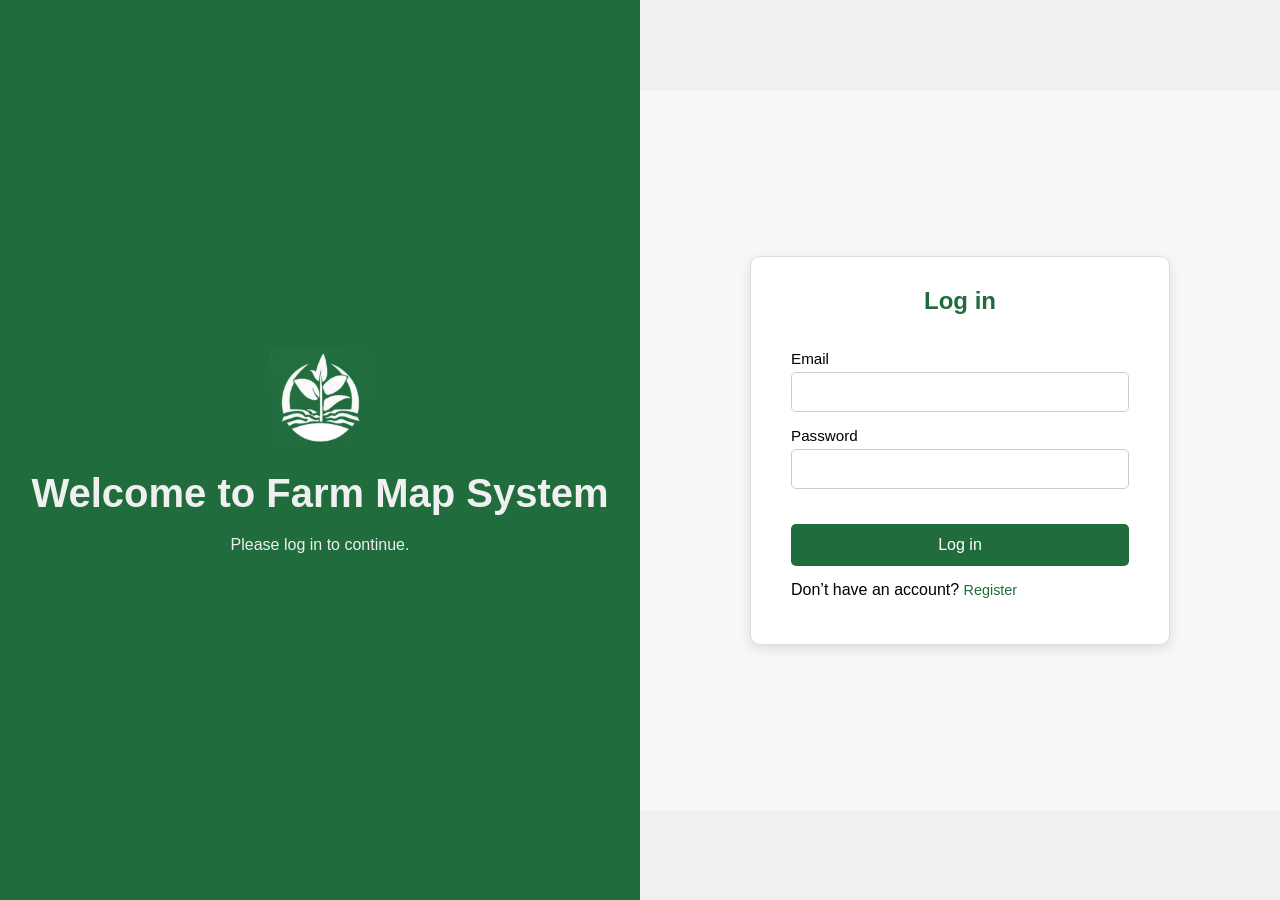
<file: log.html>
<!doctype html>
<html lang="en">
<head>
  <meta charset="UTF-8" />
  <meta name="viewport" content="width=device-width, initial-scale=1.0" />
  <title>Irrigation Log — iTarla</title>
  <link rel="preconnect" href="https://fonts.googleapis.com" />
  <link href="https://fonts.googleapis.com/css2?family=Inter:wght@300;400;500;600;700&family=JetBrains+Mono:wght@400;500&display=swap" rel="stylesheet" />
  <style>
    :root {
      --green-dark: #0d3320;
      --green-mid:  #216c3c;
      --green-light:#4caf74;
      --green-pale: #d1fae5;
      --bg:         #f6f8f6;
      --surface:    #ffffff;
      --border:     #e2e8e2;
      --text:       #0d1a0f;
      --muted:      #8fa893;
      --sub:        #4b6b52;
      --red:        #dc2626;
      --red-pale:   #fef2f2;
      --amber:      #d97706;
      --amber-pale: #fef3c7;
      --blue:       #1d4ed8;
      --blue-pale:  #eff6ff;
      --mono: 'JetBrains Mono', monospace;
    }
    * { box-sizing: border-box; margin: 0; padding: 0; }
    body { font-family: 'Inter', sans-serif; background: var(--bg); color: var(--text); min-height: 100vh; }

    /* ── Header ── */
    .header {
      background: var(--green-dark);
      padding: 0 28px;
      height: 58px;
      display: flex;
      align-items: center;
      justify-content: space-between;
      position: sticky;
      top: 0;
      z-index: 100;
    }
    .header-left { display: flex; align-items: center; gap: 14px; }
    .logo { font-size: 17px; font-weight: 700; color: #fff; letter-spacing: -0.3px; }
    .logo span { color: var(--green-light); }
    .hdiv { width: 1px; height: 18px; background: rgba(255,255,255,0.15); }
    .htitle { font-size: 13px; color: rgba(255,255,255,0.55); }
    .header-right { display: flex; align-items: center; gap: 10px; }

    .hbtn {
      display: flex; align-items: center; gap: 6px;
      padding: 6px 13px;
      border-radius: 8px;
      font-size: 13px; font-weight: 500; cursor: pointer;
      font-family: 'Inter', sans-serif;
      transition: background 0.15s;
      text-decoration: none;
    }
    .hbtn-ghost {
      background: rgba(255,255,255,0.08);
      border: 1px solid rgba(255,255,255,0.12);
      color: rgba(255,255,255,0.8);
    }
    .hbtn-ghost:hover { background: rgba(255,255,255,0.14); }
    .hbtn-green { background: var(--green-mid); border: none; color: #fff; }
    .hbtn-green:hover { background: #1a5830; }
    .hbtn-red { background: #7f1d1d; border: none; color: #fca5a5; }
    .hbtn-red:hover { background: #991b1b; }
    .hbtn-green.spinning svg { animation: spin 1s linear infinite; }
    @keyframes spin { to { transform: rotate(360deg); } }

    /* ── Main ── */
    .main { max-width: 1120px; margin: 0 auto; padding: 28px 22px; }

    /* ── Stats ── */
    .stats-row {
      display: grid;
      grid-template-columns: repeat(4, 1fr);
      gap: 12px;
      margin-bottom: 24px;
    }
    .stat-card {
      background: var(--surface);
      border: 1px solid var(--border);
      border-radius: 12px;
      padding: 16px 18px;
    }
    .stat-label {
      font-size: 11px; font-weight: 600; text-transform: uppercase;
      letter-spacing: 0.6px; color: var(--muted); margin-bottom: 8px;
    }
    .stat-value {
      font-size: 26px; font-weight: 700; line-height: 1;
      font-family: var(--mono); color: var(--text);
    }
    .stat-value.green { color: var(--green-mid); }
    .stat-value.red   { color: var(--red); }
    .stat-value.small { font-size: 15px; padding-top: 5px; }

    /* ── Toolbar ── */
    .toolbar {
      display: flex; align-items: center; gap: 8px;
      margin-bottom: 14px; flex-wrap: wrap;
    }
    .filter-btn {
      padding: 6px 14px; border-radius: 20px;
      border: 1px solid var(--border);
      background: var(--surface);
      font-size: 13px; font-weight: 500; color: var(--sub);
      cursor: pointer; transition: all 0.15s;
      font-family: 'Inter', sans-serif;
    }
    .filter-btn:hover { border-color: var(--green-mid); color: var(--green-mid); }
    .filter-btn.active { background: var(--green-mid); color: #fff; border-color: var(--green-mid); }
    .spacer { flex: 1; }
    .search-input {
      padding: 7px 12px;
      border: 1px solid var(--border); border-radius: 8px;
      font-size: 13px; font-family: 'Inter', sans-serif;
      outline: none; width: 190px; color: var(--text); background: var(--surface);
    }
    .search-input:focus { border-color: var(--green-mid); }

    /* ── Table ── */
    .table-wrap {
      background: var(--surface);
      border: 1px solid var(--border);
      border-radius: 14px;
      overflow: hidden;
    }
    table { width: 100%; border-collapse: collapse; }
    thead { background: #f8faf8; border-bottom: 1px solid var(--border); }
    th {
      padding: 11px 14px;
      text-align: left; font-size: 11px; font-weight: 600;
      text-transform: uppercase; letter-spacing: 0.5px; color: var(--muted);
    }
    td {
      padding: 12px 14px; font-size: 13px;
      color: var(--text); border-bottom: 1px solid #f0f4f0;
      vertical-align: middle;
    }
    tr:last-child td { border-bottom: none; }
    tr:hover td { background: #f8faf8; }

    .device-code {
      font-family: var(--mono); font-size: 12px; font-weight: 500;
      color: var(--green-dark); background: var(--green-pale);
      padding: 3px 8px; border-radius: 5px; display: inline-block;
    }

    /* Event badges */
    .badge {
      display: inline-flex; align-items: center; gap: 5px;
      padding: 3px 9px; border-radius: 20px;
      font-size: 11px; font-weight: 600; white-space: nowrap;
    }
    .badge .dot { width: 6px; height: 6px; border-radius: 50%; flex-shrink: 0; }

    .badge-started        { background: #fef9c3; color: #713f12; }
    .badge-started .dot   { background: #ca8a04; }
    .badge-completed      { background: var(--green-pale); color: #065f46; }
    .badge-completed .dot { background: var(--green-light); }
    .badge-auto_started        { background: var(--blue-pale); color: #1e3a8a; }
    .badge-auto_started .dot   { background: var(--blue); }
    .badge-auto_stopped        { background: #f1f5f9; color: #334155; }
    .badge-auto_stopped .dot   { background: #64748b; }
    .badge-auto_timeout        { background: #fff7ed; color: #7c2d12; }
    .badge-auto_timeout .dot   { background: #ea580c; }
    .badge-safety_timeout      { background: var(--red-pale); color: #7f1d1d; }
    .badge-safety_timeout .dot { background: var(--red); }
    .badge-skipped_stale_sensor      { background: #faf5ff; color: #4c1d95; }
    .badge-skipped_stale_sensor .dot { background: #7c3aed; }
    .badge-default      { background: #f1f5f9; color: #334155; }
    .badge-default .dot { background: #94a3b8; }

    .ok-badge   { color: var(--green-mid); font-size: 12px; font-weight: 600; }
    .fail-badge { color: var(--red);       font-size: 12px; font-weight: 600; }

    .ts { font-family: var(--mono); font-size: 12px; color: var(--sub); white-space: nowrap; }
    .ts .date { color: var(--muted); margin-right: 5px; }

    .reason-text {
      font-size: 12px; color: var(--sub);
      max-width: 220px; overflow: hidden;
      text-overflow: ellipsis; white-space: nowrap;
    }
    .reason-text.err {
      color: var(--red); background: var(--red-pale);
      padding: 2px 7px; border-radius: 4px;
      font-family: var(--mono);
    }

    .del-btn {
      background: none; border: none; cursor: pointer;
      color: #cbd5e1; font-size: 15px; padding: 4px 6px;
      border-radius: 5px; transition: color 0.15s, background 0.15s;
      line-height: 1;
    }
    .del-btn:hover { color: var(--red); background: var(--red-pale); }

    /* State rows */
    .state-row td { text-align: center; padding: 56px 0; color: var(--muted); }
    .state-icon  { font-size: 30px; margin-bottom: 10px; display: block; }
    .state-msg   { font-size: 14px; font-weight: 500; }
    .state-sub   { font-size: 13px; margin-top: 4px; }

    /* Pagination */
    .pagination {
      display: flex; align-items: center; justify-content: space-between;
      padding: 13px 16px; border-top: 1px solid var(--border);
      font-size: 13px; color: var(--muted);
    }
    .page-btns { display: flex; gap: 6px; }
    .page-btn {
      padding: 5px 12px; border: 1px solid var(--border);
      border-radius: 6px; background: var(--surface);
      font-size: 13px; cursor: pointer;
      font-family: 'Inter', sans-serif; color: var(--sub);
      transition: all 0.15s;
    }
    .page-btn:hover:not(:disabled) { border-color: var(--green-mid); color: var(--green-mid); }
    .page-btn:disabled { opacity: 0.38; cursor: not-allowed; }

    /* Confirm overlay */
    .overlay {
      position: fixed; inset: 0;
      background: rgba(0,0,0,0.45);
      display: flex; align-items: center; justify-content: center;
      z-index: 9999;
    }
    .overlay.hidden { display: none; }
    .confirm-box {
      background: #fff; border-radius: 14px;
      padding: 28px 28px 22px;
      width: 340px; box-shadow: 0 20px 60px rgba(0,0,0,0.25);
      text-align: center;
    }
    .confirm-box h3 { font-size: 16px; margin-bottom: 8px; }
    .confirm-box p  { font-size: 13px; color: var(--sub); margin-bottom: 22px; line-height: 1.5; }
    .confirm-actions { display: flex; gap: 10px; justify-content: center; }
    .cbtn {
      padding: 8px 22px; border-radius: 8px; font-size: 13px;
      font-weight: 600; cursor: pointer; border: none;
      font-family: 'Inter', sans-serif; transition: opacity 0.15s;
    }
    .cbtn:hover { opacity: 0.85; }
    .cbtn-cancel { background: #f1f5f9; color: #334155; }
    .cbtn-danger { background: var(--red); color: #fff; }

    @media (max-width: 768px) {
      .stats-row { grid-template-columns: repeat(2,1fr); }
      .main { padding: 18px 14px; }
      th:nth-child(5), td:nth-child(5) { display: none; }
    }
  </style>
</head>
<body>

<!-- Confirm dialog -->
<div class="overlay hidden" id="confirmOverlay">
  <div class="confirm-box">
    <h3 id="confirmTitle">Are you sure?</h3>
    <p id="confirmMsg">This action cannot be undone.</p>
    <div class="confirm-actions">
      <button class="cbtn cbtn-cancel" onclick="closeConfirm()">Cancel</button>
      <button class="cbtn cbtn-danger" id="confirmOk">Yes, delete</button>
    </div>
  </div>
</div>

<header class="header">
  <div class="header-left">
    <div class="logo">i<span>Tarla</span></div>
    <div class="hdiv"></div>
    <div class="htitle">Irrigation Log</div>
  </div>
  <div class="header-right">
    <button class="hbtn hbtn-red" onclick="confirmClearAll()">
      <svg width="13" height="13" fill="none" stroke="currentColor" stroke-width="2" viewBox="0 0 24 24"><polyline points="3 6 5 6 21 6"/><path d="M19 6l-1 14H6L5 6"/><path d="M10 11v6M14 11v6"/><path d="M9 6V4h6v2"/></svg>
      Clear All
    </button>
    <button class="hbtn hbtn-green" onclick="loadLogs()" id="refreshBtn">
      <svg width="13" height="13" fill="none" stroke="currentColor" stroke-width="2" viewBox="0 0 24 24"><path d="M23 4v6h-6M1 20v-6h6"/><path d="M3.51 9a9 9 0 0114.85-3.36L23 10M1 14l4.64 4.36A9 9 0 0020.49 15"/></svg>
      Refresh
    </button>
    <a href="dashboard.html" class="hbtn hbtn-ghost">
      <svg width="13" height="13" fill="none" stroke="currentColor" stroke-width="2" viewBox="0 0 24 24"><rect x="3" y="3" width="7" height="7" rx="1"/><rect x="14" y="3" width="7" height="7" rx="1"/><rect x="3" y="14" width="7" height="7" rx="1"/><rect x="14" y="14" width="7" height="7" rx="1"/></svg>
      Dashboard
    </a>
    <a href="index.html" class="hbtn hbtn-ghost">
      <svg width="13" height="13" fill="none" stroke="currentColor" stroke-width="2" viewBox="0 0 24 24"><path d="M3 9l9-7 9 7v11a2 2 0 01-2 2H5a2 2 0 01-2-2z"/><polyline points="9 22 9 12 15 12 15 22"/></svg>
      Map
    </a>
    <button class="hbtn hbtn-red" onclick="localStorage.removeItem('token'); window.location.href='login.html'">
      Logout
    </button>
  </div>
</header>

<main class="main">

  <div class="stats-row">
    <div class="stat-card">
      <div class="stat-label">Total Events</div>
      <div class="stat-value" id="statTotal">—</div>
    </div>
    <div class="stat-card">
      <div class="stat-label">Completed</div>
      <div class="stat-value green" id="statCompleted">—</div>
    </div>
    <div class="stat-card">
      <div class="stat-label">Failed / Skipped</div>
      <div class="stat-value red" id="statFailed">—</div>
    </div>
    <div class="stat-card">
      <div class="stat-label">Last Event</div>
      <div class="stat-value small" id="statLast">—</div>
    </div>
  </div>

  <div class="toolbar">
    <button class="filter-btn active" onclick="setFilter('all',this)">All</button>
    <button class="filter-btn" onclick="setFilter('started',this)">Started</button>
    <button class="filter-btn" onclick="setFilter('completed',this)">Completed</button>
    <button class="filter-btn" onclick="setFilter('auto_started',this)">Auto</button>
    <button class="filter-btn" onclick="setFilter('safety_timeout',this)">Safety</button>
    <button class="filter-btn" onclick="setFilter('failed',this)">Failed</button>
    <div class="spacer"></div>
    <input class="search-input" type="text" placeholder="Search device…" id="searchInput" oninput="applyFilter()" />
  </div>

  <div class="table-wrap">
    <table>
      <thead>
        <tr>
          <th>Device</th>
          <th>Event</th>
          <th>Status</th>
          <th>Time (Baku)</th>
          <th>Reason / Error</th>
          <th></th>
        </tr>
      </thead>
      <tbody id="logBody">
        <tr class="state-row">
          <td colspan="6">
            <span class="state-icon">⏳</span>
            <div class="state-msg">Loading logs…</div>
          </td>
        </tr>
      </tbody>
    </table>
    <div class="pagination">
      <span id="pageInfo">—</span>
      <div class="page-btns">
        <button class="page-btn" id="prevBtn" onclick="changePage(-1)" disabled>← Prev</button>
        <button class="page-btn" id="nextBtn" onclick="changePage(1)" disabled>Next →</button>
      </div>
    </div>
  </div>

</main>

<script>
  const API = 'http://localhost:5212';
  const PAGE = 50;

  let allLogs      = [];
  let filtered     = [];
  let currentFilter = 'all';
  let currentPage   = 0;
  let totalOnServer = 0;

  // ── Auth ──────────────────────────────────────────────────────────────────
  if (!localStorage.getItem('token')) location.href = 'login.html';

  function headers() {
    return {
      'Content-Type': 'application/json',
      Authorization: `Bearer ${localStorage.getItem('token')}`,
    };
  }

  // ── Load ──────────────────────────────────────────────────────────────────
  async function loadLogs() {
    const btn = document.getElementById('refreshBtn');
    btn.classList.add('spinning');

    try {
      const res = await fetch(`${API}/api/log?skip=0&limit=500`, { headers: headers() });
      if (!res.ok) throw new Error(`${res.status}`);
      const data = await res.json();
      allLogs      = data.logs ?? data;   // backwards compat
      totalOnServer = data.total ?? allLogs.length;
      updateStats();
      applyFilter();
    } catch (err) {
      document.getElementById('logBody').innerHTML = `
        <tr class="state-row"><td colspan="6">
          <span class="state-icon">❌</span>
          <div class="state-msg">Failed to load</div>
          <div class="state-sub">${err.message}</div>
        </td></tr>`;
    } finally {
      btn.classList.remove('spinning');
    }
  }

  // ── Stats ─────────────────────────────────────────────────────────────────
  function updateStats() {
    document.getElementById('statTotal').textContent     = totalOnServer;
    document.getElementById('statCompleted').textContent = allLogs.filter(l => l.event === 'completed' && l.success).length;
    document.getElementById('statFailed').textContent    = allLogs.filter(l => !l.success || l.event === 'skipped_stale_sensor').length;
    document.getElementById('statLast').textContent      = allLogs.length ? timeAgo(new Date(allLogs[0].timestamp)) : '—';
  }

  // ── Filter ────────────────────────────────────────────────────────────────
  function setFilter(f, btn) {
    currentFilter = f;
    currentPage   = 0;
    document.querySelectorAll('.filter-btn').forEach(b => b.classList.remove('active'));
    btn.classList.add('active');
    applyFilter();
  }

  function applyFilter() {
    const q = document.getElementById('searchInput').value.toLowerCase();
    filtered = allLogs.filter(log => {
      const matchF =
        currentFilter === 'all'    ? true :
        currentFilter === 'failed' ? (!log.success) :
        log.event === currentFilter;
      const matchQ = !q || (log.deviceCode ?? '').toLowerCase().includes(q);
      return matchF && matchQ;
    });
    currentPage = 0;
    renderTable();
  }

  // ── Render ────────────────────────────────────────────────────────────────
  function renderTable() {
    const start = currentPage * PAGE;
    const page  = filtered.slice(start, start + PAGE);
    const total = filtered.length;
    const pages = Math.ceil(total / PAGE);

    document.getElementById('pageInfo').textContent =
      total === 0 ? 'No results' : `${start + 1}–${Math.min(start + PAGE, total)} of ${total}`;
    document.getElementById('prevBtn').disabled = currentPage === 0;
    document.getElementById('nextBtn').disabled = currentPage >= pages - 1;

    if (page.length === 0) {
      document.getElementById('logBody').innerHTML = `
        <tr class="state-row"><td colspan="6">
          <span class="state-icon">🌿</span>
          <div class="state-msg">No logs found</div>
          <div class="state-sub">Try a different filter or search</div>
        </td></tr>`;
      return;
    }

    document.getElementById('logBody').innerHTML = page.map(log => {
      const baku = toBaku(log.timestamp);
      const badgeClass = badgeFor(log.event);
      const label      = labelFor(log.event);
      const reason     = log.errorMessage
        ? `<span class="reason-text err">${esc(log.errorMessage)}</span>`
        : `<span class="reason-text" style="color:var(--muted)">—</span>`;

      return `<tr>
        <td><span class="device-code">${esc(log.deviceCode ?? '—')}</span></td>
        <td><span class="badge ${badgeClass}"><span class="dot"></span>${label}</span></td>
        <td>${log.success
          ? `<span class="ok-badge">✓ OK</span>`
          : `<span class="fail-badge">✗ Failed</span>`}</td>
        <td><span class="ts"><span class="date">${baku.date}</span>${baku.time}</span></td>
        <td>${reason}</td>
        <td><button class="del-btn" onclick="confirmDelete('${log.id}')" title="Delete this entry">✕</button></td>
      </tr>`;
    }).join('');
  }

  function changePage(dir) {
    currentPage += dir;
    renderTable();
    window.scrollTo({ top: 0, behavior: 'smooth' });
  }

  // ── Delete single ─────────────────────────────────────────────────────────
  function confirmDelete(id) {
    openConfirm(
      'Delete this log entry?',
      'This record will be permanently removed.',
      async () => {
        const r = await fetch(`${API}/api/log/${id}`, { method: 'DELETE', headers: headers() });
        if (!r.ok) { alert(`Delete failed: ${r.status}`); return; }
        allLogs = allLogs.filter(l => l.id !== id);
        totalOnServer = Math.max(0, totalOnServer - 1);
        updateStats();
        applyFilter();
      }
    );
  }

  // ── Clear all ─────────────────────────────────────────────────────────────
  function confirmClearAll() {
    openConfirm(
      'Clear ALL logs?',
      'Every log entry will be permanently deleted. This cannot be undone.',
      async () => {
        const r = await fetch(`${API}/api/log`, { method: 'DELETE', headers: headers() });
        if (!r.ok) { alert(`Clear failed: ${r.status}`); return; }
        allLogs = [];
        totalOnServer = 0;
        updateStats();
        applyFilter();
      }
    );
  }

  // ── Confirm dialog ────────────────────────────────────────────────────────
  let _confirmCb = null;
  function openConfirm(title, msg, cb) {
    document.getElementById('confirmTitle').textContent = title;
    document.getElementById('confirmMsg').textContent   = msg;
    _confirmCb = cb;
    document.getElementById('confirmOverlay').classList.remove('hidden');
  }
  function closeConfirm() {
    document.getElementById('confirmOverlay').classList.add('hidden');
    _confirmCb = null;
  }
  document.getElementById('confirmOk').onclick = async () => {
    const cb = _confirmCb;
    closeConfirm();
    if (cb) await cb();
  };
  document.getElementById('confirmOverlay').addEventListener('click', e => {
    if (e.target === document.getElementById('confirmOverlay')) closeConfirm();
  });

  // ── Helpers ───────────────────────────────────────────────────────────────
  function toBaku(ts) {
    const d = new Date(new Date(ts).getTime() + 4 * 60 * 60 * 1000);
    return {
      date: d.toISOString().slice(0, 10),
      time: d.toISOString().slice(11, 19),
    };
  }

  function timeAgo(date) {
    const s = Math.floor((Date.now() - date) / 1000);
    if (s < 60)    return `${s}s ago`;
    if (s < 3600)  return `${Math.floor(s/60)}m ago`;
    if (s < 86400) return `${Math.floor(s/3600)}h ago`;
    return `${Math.floor(s/86400)}d ago`;
  }

  function esc(s) {
    return String(s).replace(/&/g,'&amp;').replace(/</g,'&lt;').replace(/>/g,'&gt;');
  }

  function badgeFor(event) {
    const map = {
      started:              'badge-started',
      completed:            'badge-completed',
      auto_started:         'badge-auto_started',
      auto_stopped:         'badge-auto_stopped',
      auto_timeout:         'badge-auto_timeout',
      safety_timeout:       'badge-safety_timeout',
      skipped_stale_sensor: 'badge-skipped_stale_sensor',
    };
    return map[event] ?? 'badge-default';
  }

  function labelFor(event) {
    const map = {
      started:              'Started',
      completed:            'Completed',
      auto_started:         'Auto ON',
      auto_stopped:         'Auto OFF',
      auto_timeout:         'Auto Timeout',
      safety_timeout:       'Safety Stop',
      skipped_stale_sensor: 'Skipped (stale)',
    };
    return map[event] ?? event;
  }

  // ── Boot ──────────────────────────────────────────────────────────────────
  loadLogs();
  setInterval(loadLogs, 60_000); // auto-refresh every 60 s
</script>
</body>
</html>
</file>
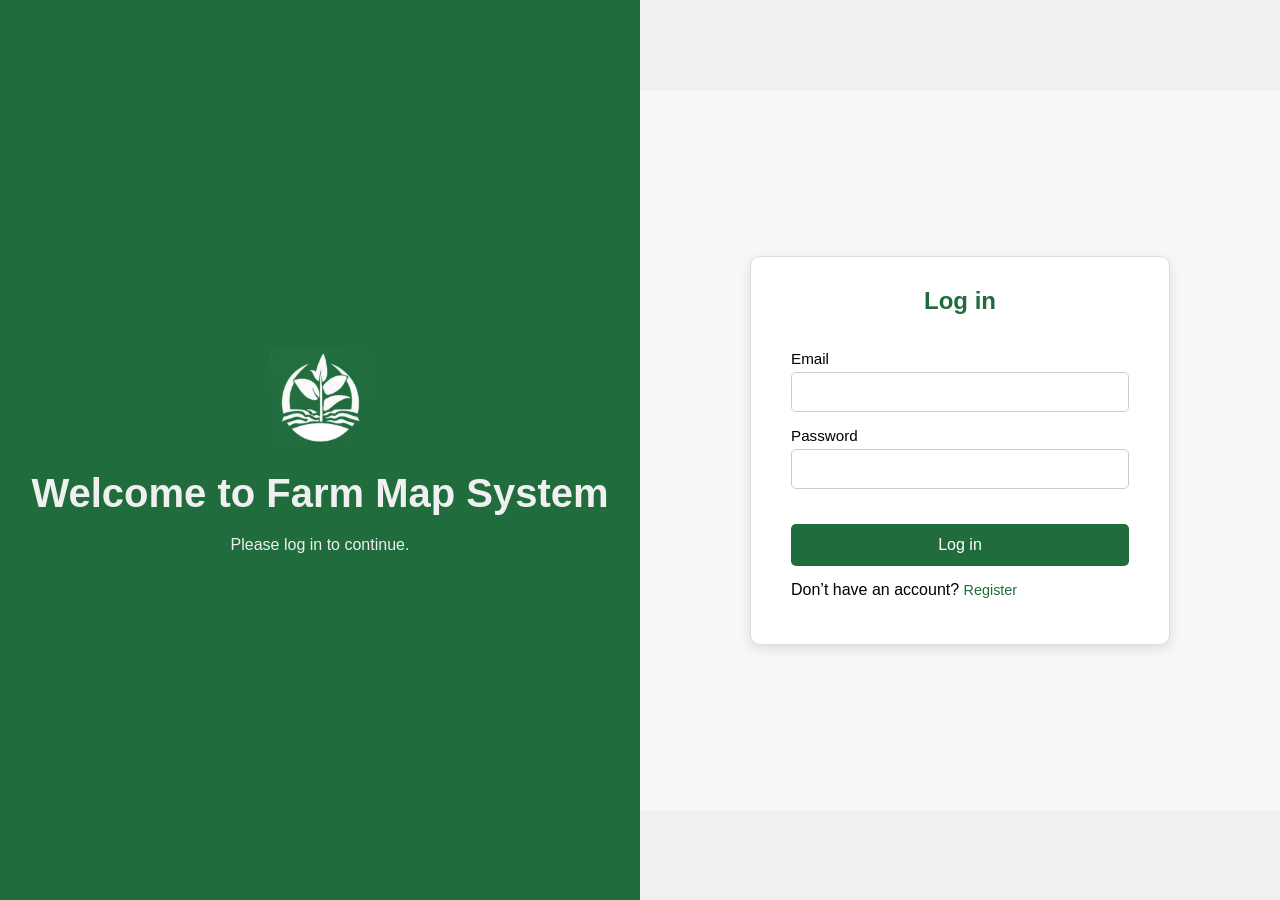
<file: login.html>
<!doctype html>
<html lang="en">
  <head>
    <meta charset="UTF-8" />
    <meta name="viewport" content="width=device-width, initial-scale=1.0" />
    <title>Log in - iTarla</title>
    <link rel="stylesheet" href="login.css" />
  </head>
  <body>
    <div class="container">
      <div class="information">
        <div class="logo">
          <img src="iTarla_logo.png" alt="iTarla Logo" />
        </div>
        <h1>Welcome to Farm Map System</h1>
        <p>Please log in to continue.</p>
      </div>

      <div class="login">
        <form id="loginForm" class="login-form">
          <h2>Log in</h2>

          <div class="input-group">
            <label for="email">Email</label>
            <input type="email" id="email" required />
          </div>

          <div class="input-group">
            <label for="password">Password</label>
            <input type="password" id="password" required />
          </div>

          <button type="submit" class="login-button">Log in</button>

          <p class="switch-link">
            Don’t have an account?
            <a href="register.html">Register</a>
          </p>

          <p id="loginMessage" class="message"></p>
        </form>
      </div>
    </div>

    <script src="login.js"></script>
  </body>
</html>
</file>
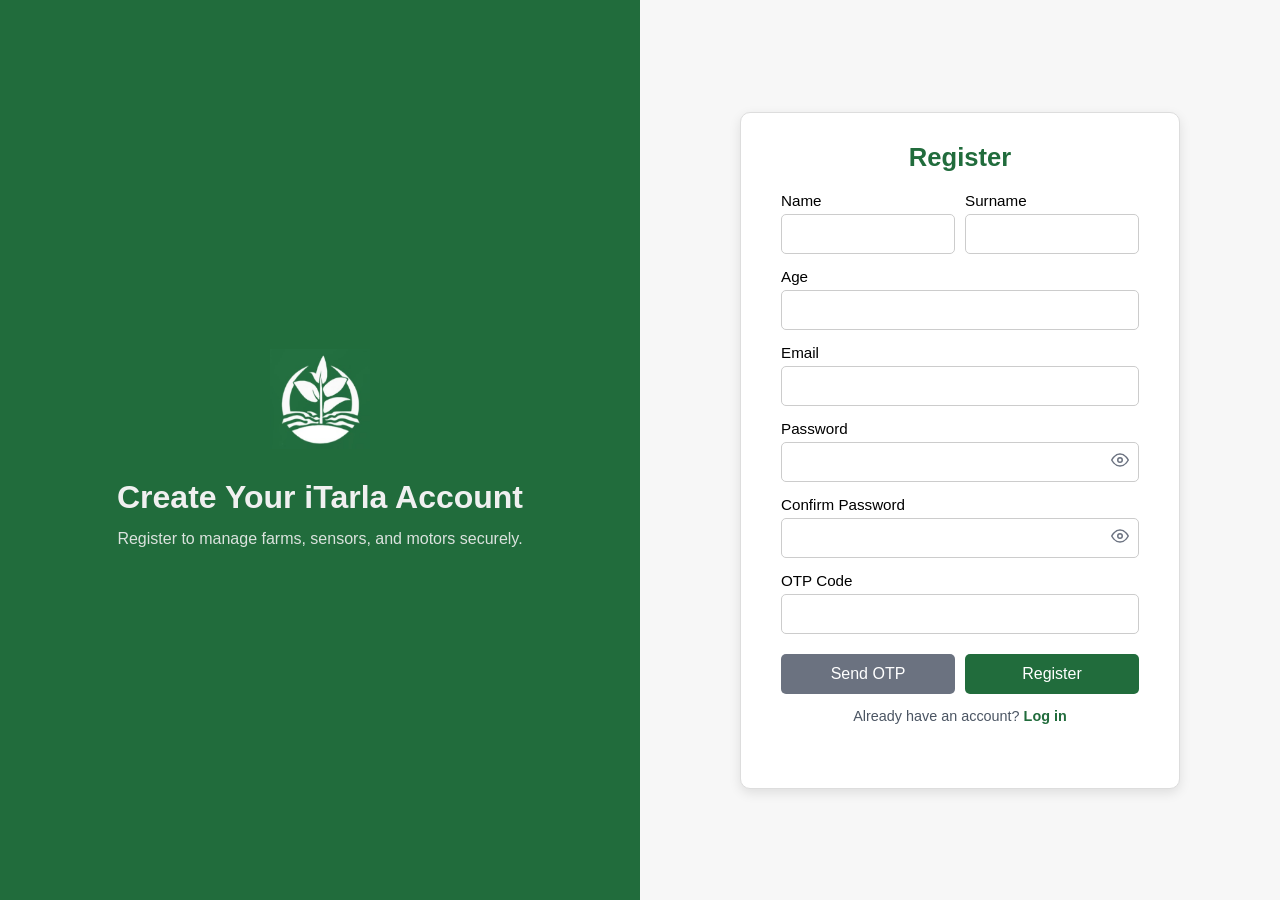
<file: register.html>
<!doctype html>
<html lang="en">
  <head>
    <meta charset="UTF-8" />
    <meta name="viewport" content="width=device-width, initial-scale=1.0" />
    <title>Register - iTarla</title>
    <link rel="stylesheet" href="register.css" />
  </head>
  <body>
    <div class="container">
      <div class="left-panel">
        <img src="iTarla_logo.png" alt="iTarla Logo" class="logo" />
        <h1>Create Your iTarla Account</h1>
        <p>Register to manage farms, sensors, and motors securely.</p>
      </div>

      <div class="right-panel">
        <form id="registerForm" class="card active">
          <h2>Register</h2>

          <div class="input-row">
            <div class="input-group">
              <label for="name">Name</label>
              <input type="text" id="name" required />
            </div>
            <div class="input-group">
              <label for="surname">Surname</label>
              <input type="text" id="surname" required />
            </div>
          </div>

          <div class="input-group">
            <label for="age">Age</label>
            <input type="number" id="age" min="1" required />
          </div>

          <div class="input-group">
            <label for="email">Email</label>
            <input type="email" id="email" required />
          </div>

          <div class="input-group">
            <label for="password">Password</label>
            <div class="password-wrapper">
              <input type="password" id="password" required />
              <span
                class="toggle-password"
                onclick="togglePassword('password', this)"
              >
                <svg
                  xmlns="http://www.w3.org/2000/svg"
                  width="18"
                  height="18"
                  viewBox="0 0 24 24"
                  fill="none"
                  stroke="#6b7280"
                  stroke-width="2"
                  stroke-linecap="round"
                  stroke-linejoin="round"
                >
                  <path d="M1 12s4-8 11-8 11 8 11 8-4 8-11 8-11-8-11-8z" />
                  <circle cx="12" cy="12" r="3" />
                </svg>
              </span>
            </div>
          </div>

          <div class="input-group">
            <label for="confirmPassword">Confirm Password</label>
            <div class="password-wrapper">
              <input type="password" id="confirmPassword" required />
              <span
                class="toggle-password"
                onclick="togglePassword('confirmPassword', this)"
              >
                <svg
                  xmlns="http://www.w3.org/2000/svg"
                  width="18"
                  height="18"
                  viewBox="0 0 24 24"
                  fill="none"
                  stroke="#6b7280"
                  stroke-width="2"
                  stroke-linecap="round"
                  stroke-linejoin="round"
                >
                  <path d="M1 12s4-8 11-8 11 8 11 8-4 8-11 8-11-8-11-8z" />
                  <circle cx="12" cy="12" r="3" />
                </svg>
              </span>
            </div>
          </div>

          <div class="input-group">
            <label for="otpCode">OTP Code</label>
            <input type="text" id="otpCode" maxlength="6" required />
          </div>
          <div id="loadingIndicator" class="loading-indicator">
            <div class="spinner"></div>
            <span id="loadingText">Please wait...</span>
          </div>
          <div class="button-row">
            <button type="button" id="sendOtpBtn" class="btn secondary">
              Send OTP
            </button>
            <button type="submit" class="btn">Register</button>
          </div>

          <p class="switch-link">
            Already have an account?
            <a href="login.html">Log in</a>
          </p>

          <p id="registerMessage" class="message"></p>
        </form>
      </div>
    </div>

    <script src="register.js"></script>
  </body>
</html>
</file>
<file: login.css>
* {
  margin: 0;
  padding: 0;
  box-sizing: border-box;
}
body {
  font-family: "Segoe UI", Tahoma, Geneva, Verdana, sans-serif;
}
.container {
  width: 100%;
  height: 100vh;
  display: grid;
  grid-template-columns: repeat(2, 1fr);
  justify-content: center;
  align-items: center;
  background-color: #f0f0f0;
}
.information {
  height: 100%;
  background-color: #216c3c;
  color: #f0f0f0;
  display: flex;
  flex-direction: column;
  justify-content: center;
  align-items: center;
}
.logo img {
  width: 100px;
  height: 100px;
}
.information h1 {
  margin: 20px 0;
  font-size: 2.5rem;
}

/* Login Container */
.login {
  display: flex;
  justify-content: center;
  align-items: center;
  min-height: 80vh;
  background-color: #f7f7f7;
  padding: 30px 20px;
}

/* Form styling */
.login form {
  background-color: #ffffff;
  border: 1px solid #ddd;
  border-radius: 10px;
  padding: 30px 40px;
  width: 100%;
  max-width: 420px;
  box-shadow: 0 4px 12px rgba(0, 0, 0, 0.1);
  display: flex;
  flex-direction: column;
  gap: 15px;
}

/* Headings */
.login h2 {
  text-align: center;
  margin-bottom: 20px;
  color: #216c3c;
}

/* Input groups */
.input-group {
  display: flex;
  flex-direction: column;
}

.input-group label {
  margin-bottom: 5px;
  font-weight: 500;
  font-size: 0.95rem;
}

.input-group input {
  padding: 10px;
  font-size: 1rem;
  border: 1px solid #ccc;
  border-radius: 5px;
  transition: border 0.3s;
}

.input-group input:focus {
  border-color: #216c3c;
  outline: none;
}

/* Button */
.login-button {
  margin-top: 20px;
  padding: 12px;
  font-size: 1rem;
  background-color: #216c3c;
  color: #fff;
  border: none;
  border-radius: 5px;
  cursor: pointer;
  transition: background 0.3s;
}

.login-button:hover {
  background-color: #1b5a2e;
}

/* Link */
.login a {
  text-align: center;
  color: #216c3c;
  text-decoration: none;
  font-size: 0.9rem;
}

.login a:hover {
  text-decoration: underline;
}

/* ── Responsive ─────────────────────────────────────────── */
@media (max-width: 768px) {
  .container {
    grid-template-columns: 1fr;
    height: auto;
    min-height: 100vh;
  }

  .information {
    padding: 30px 20px;
  }

  .information h1 {
    font-size: 1.6rem;
    text-align: center;
  }

  .login form {
    padding: 24px 20px;
  }
}
</file>
<file: register.css>
* {
  margin: 0;
  padding: 0;
  box-sizing: border-box;
}

body {
  font-family: "Segoe UI", Tahoma, Geneva, Verdana, sans-serif;
}

.container {
  width: 100%;
  height: 100vh;
  display: grid;
  grid-template-columns: repeat(2, 1fr);
  background-color: #f0f0f0;
}

.left-panel {
  height: 100%;
  background-color: #216c3c;
  color: #f0f0f0;
  display: flex;
  flex-direction: column;
  justify-content: center;
  align-items: center;
  text-align: center;
  padding: 40px;
}

.logo {
  width: 100px;
  height: 100px;
  margin-bottom: 20px;
}

.left-panel h1 {
  margin: 10px 0;
  font-size: 2rem;
}

.left-panel p {
  font-size: 1rem;
  line-height: 1.6;
  opacity: 0.9;
}

.right-panel {
  display: flex;
  justify-content: center;
  align-items: center;
  background-color: #f7f7f7;
  padding: 30px 20px;
  overflow-y: auto;
}

.card {
  background-color: #ffffff;
  border: 1px solid #ddd;
  border-radius: 10px;
  padding: 30px 40px;
  width: 100%;
  max-width: 440px;
  box-shadow: 0 4px 12px rgba(0, 0, 0, 0.1);
  display: flex;
  flex-direction: column;
  gap: 14px;
}

.card h2 {
  text-align: center;
  color: #216c3c;
  margin-bottom: 6px;
  font-size: 1.6rem;
}

.input-group {
  display: flex;
  flex-direction: column;
}

.input-group label {
  margin-bottom: 5px;
  font-weight: 500;
  font-size: 0.95rem;
}

.input-group input {
  padding: 10px;
  font-size: 1rem;
  border: 1px solid #ccc;
  border-radius: 5px;
  transition: border 0.3s;
}

.input-group input:focus {
  border-color: #216c3c;
  outline: none;
}

.input-row {
  display: flex;
  gap: 10px;
}

.input-row .input-group {
  flex: 1;
  min-width: 0;
}
.password-wrapper {
  position: relative;
  display: flex;
  align-items: center;
}

.password-wrapper input {
  width: 100%;
  padding-right: 40px;
}

.toggle-password {
  position: absolute;
  right: 10px;
  cursor: pointer;
  user-select: none;
  font-size: 16px;
}

.button-row {
  display: flex;
  gap: 10px;
  margin-top: 6px;
}

.btn {
  flex: 1;
  padding: 11px;
  font-size: 1rem;
  background-color: #216c3c;
  color: #fff;
  border: none;
  border-radius: 5px;
  cursor: pointer;
  transition: background 0.3s;
}

.btn:hover {
  background-color: #1b5a2e;
}

.btn.secondary {
  background-color: #6b7280;
}

.btn.secondary:hover {
  background-color: #4b5563;
}

.btn:disabled {
  opacity: 0.7;
  cursor: not-allowed;
}

.switch-link {
  text-align: center;
  font-size: 0.9rem;
  color: #4b5563;
}

.switch-link a {
  color: #216c3c;
  text-decoration: none;
  font-weight: 600;
}

.switch-link a:hover {
  text-decoration: underline;
}

.message {
  min-height: 20px;
  font-size: 0.9rem;
  text-align: center;
}

.message.success {
  color: #15803d;
}

.message.error {
  color: #dc2626;
}

.loading-indicator {
  display: none;
  align-items: center;
  justify-content: center;
  gap: 8px;
  font-size: 0.88rem;
  color: #216c3c;
}

.loading-indicator.visible {
  display: flex;
}

.spinner {
  width: 14px;
  height: 14px;
  border: 2px solid #c8e6d4;
  border-top-color: #216c3c;
  border-radius: 50%;
  animation: spin 0.7s linear infinite;
}

@keyframes spin {
  to {
    transform: rotate(360deg);
  }
}

@media (max-width: 768px) {
  .container {
    grid-template-columns: 1fr;
    height: auto;
    min-height: 100vh;
  }

  .left-panel {
    padding: 30px 20px;
  }

  .card {
    padding: 24px 20px;
  }
}
</file>
